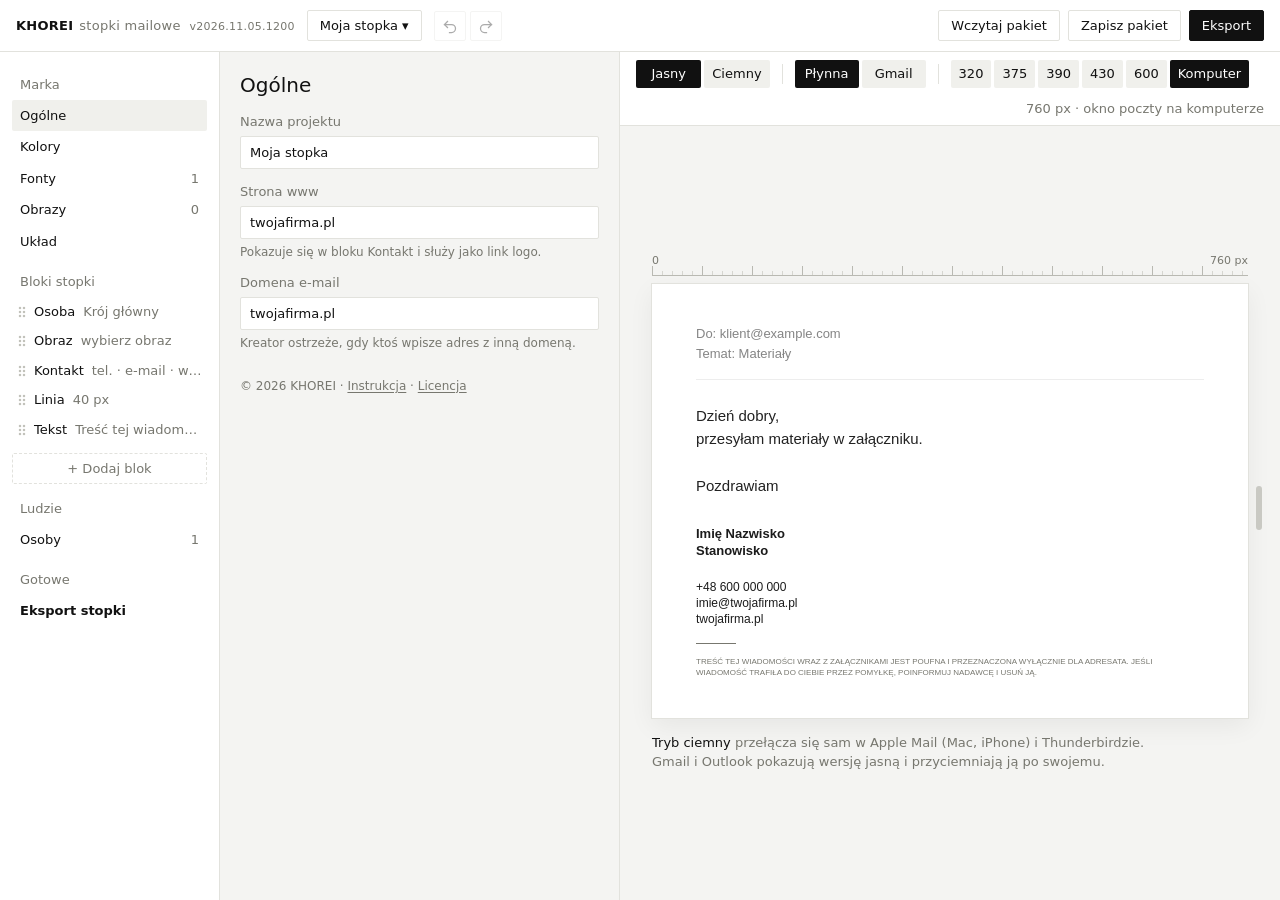
<file: index.html>
<!doctype html>
<!--
  KHOREI — kreator stopek mailowych
  Copyright © 2026 Radosław Prośniak (KHOREI). Warunki: LICENSE.
  Projekty, fonty i obrazki zostają w przeglądarce użytkownika — nic nie trafia na serwer.
-->
<html lang="pl">
<head>
<meta charset="utf-8">
<meta name="viewport" content="width=device-width, initial-scale=1">
<title>KHOREI — kreator stopek mailowych</title>
<meta name="description" content="Zbuduj stopkę mailową w swoim brandingu: fonty, logo, bloki. Działa w Gmailu, Outlooku i Apple Mail, z trybem ciemnym.">
<meta property="og:type" content="website">
<meta property="og:locale" content="pl_PL">
<meta property="og:site_name" content="KHOREI">
<meta property="og:title" content="KHOREI — kreator stopek mailowych">
<meta property="og:description" content="Zbuduj stopkę mailową w swoim brandingu: fonty, logo, bloki. Działa w Gmailu, Outlooku i Apple Mail.">
<meta property="og:url" content="https://piolun-00.github.io/mail-footer-creator/">
<meta property="og:image" content="https://piolun-00.github.io/mail-footer-creator/app/og.png">
<meta property="og:image:width" content="1200">
<meta property="og:image:height" content="630">
<meta name="twitter:card" content="summary_large_image">
<link rel="stylesheet" href="app/styles.css?v=2026.11.05.1200">
<script type="importmap">
{ "imports": { "preact": "./vendor/preact.mjs", "preact/hooks": "./vendor/hooks.mjs", "htm": "./vendor/htm.mjs" } }
</script>
<script src="vendor/jszip.min.js"></script>
<script type="module" src="app/main.js?v=2026.11.05.1200"></script>
</head>
<body>
<div id="app"><div class="loading">Ładuję kreator…</div></div>
<noscript>Kreator wymaga włączonego JavaScriptu.</noscript>
</body>
</html>
</file>
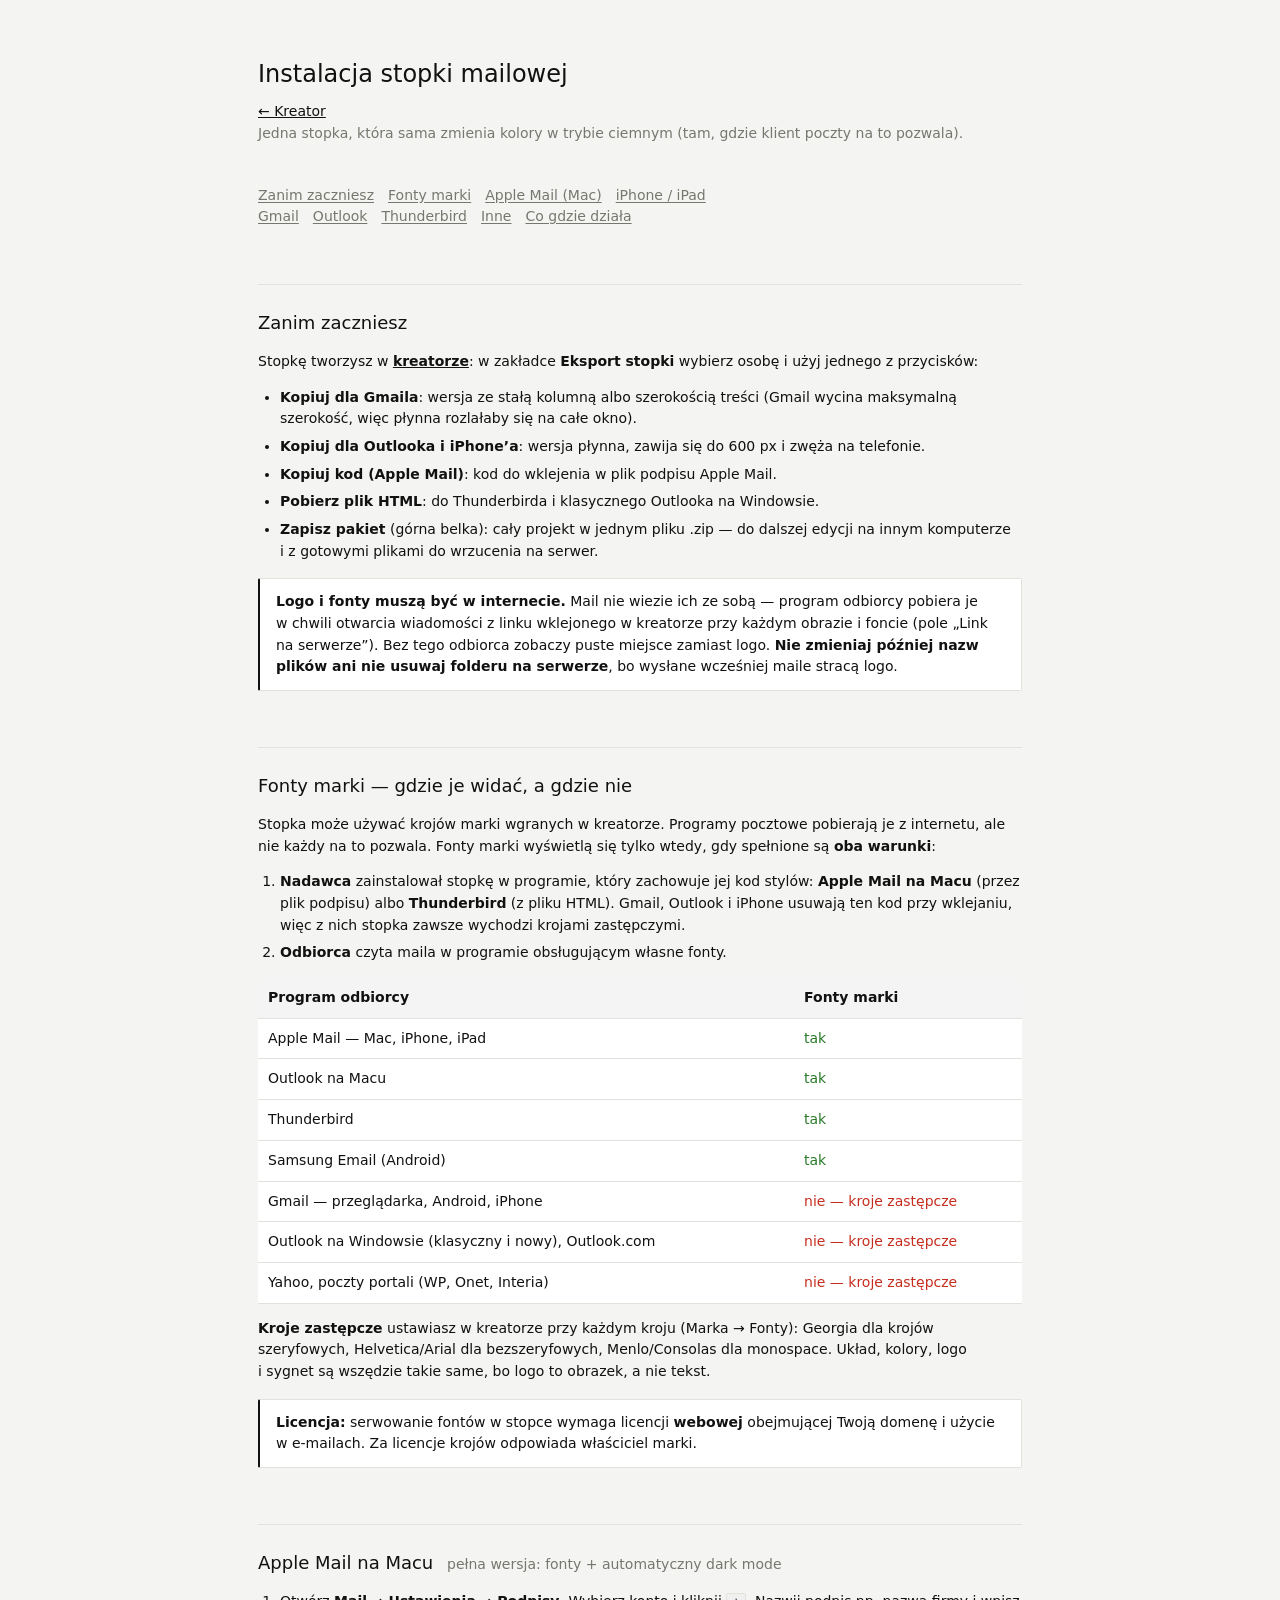
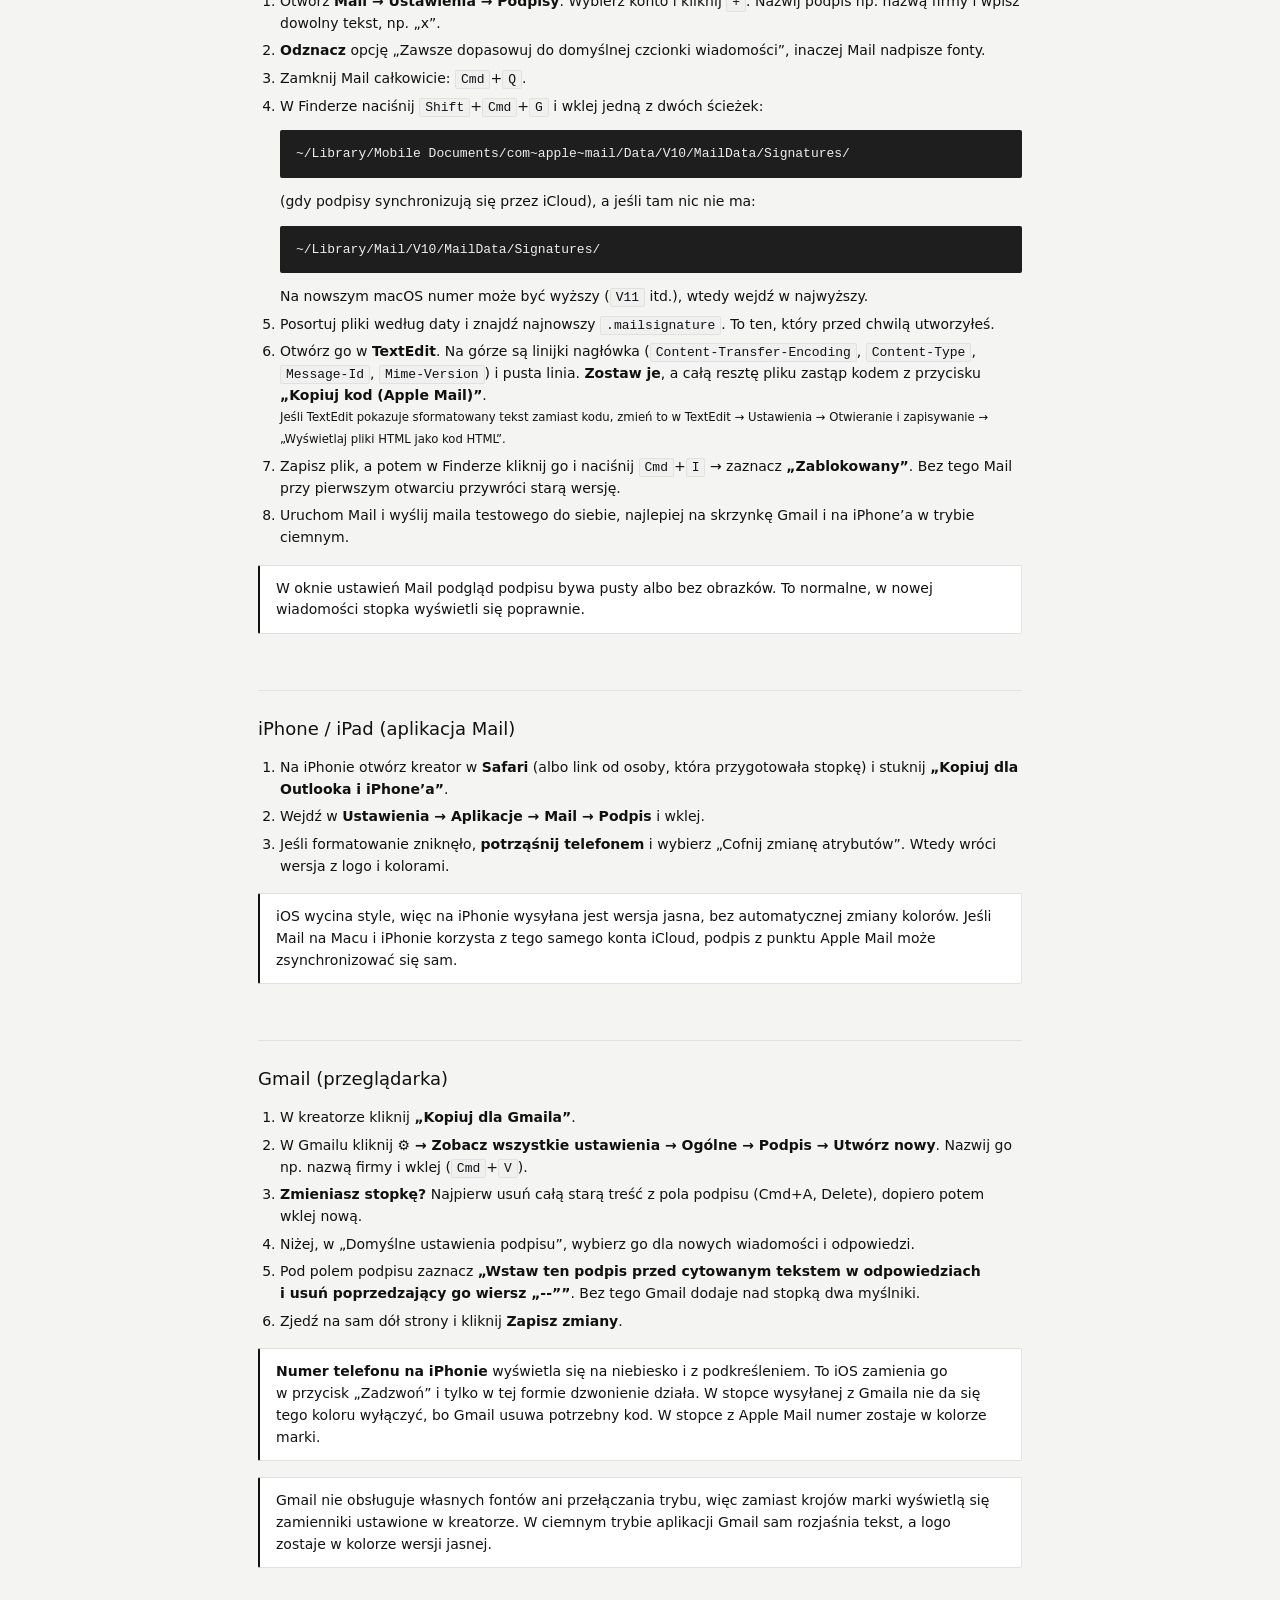
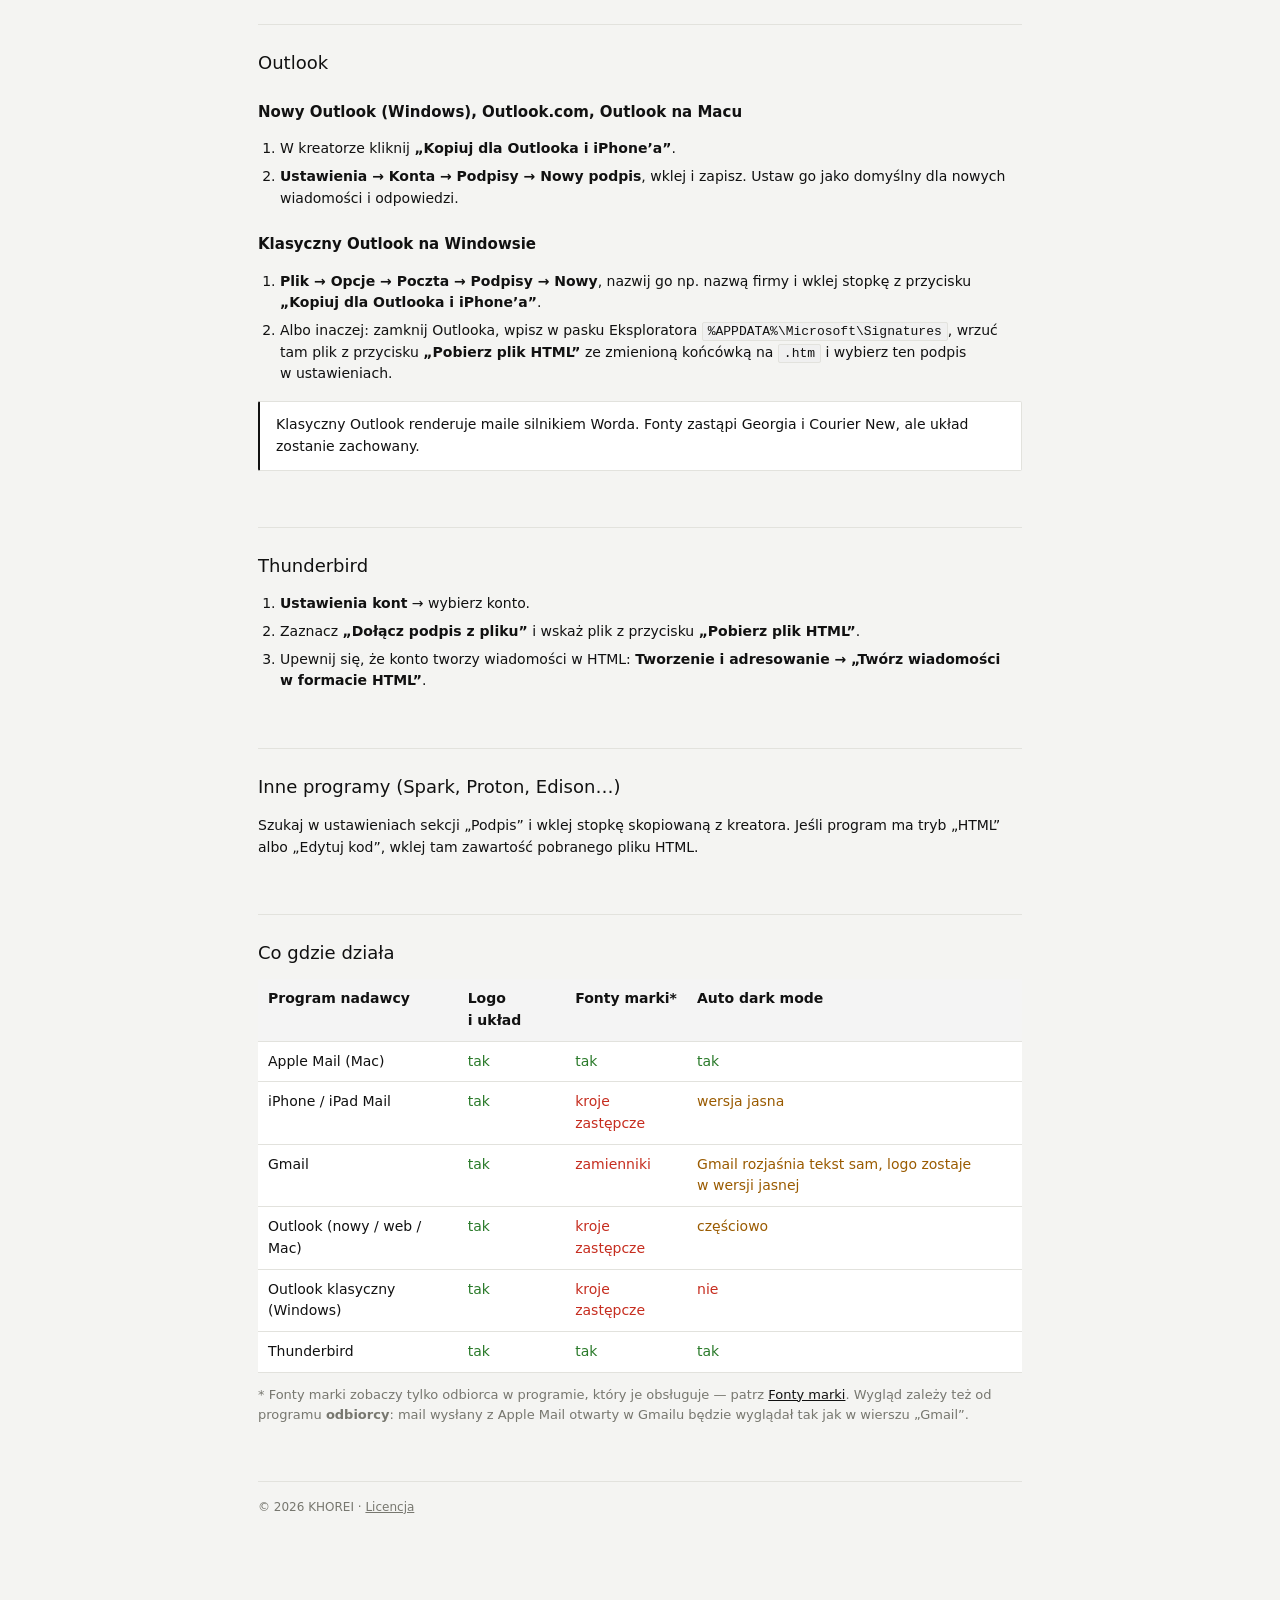
<file: instrukcja.html>
<!DOCTYPE html>
<html lang="pl"><head><meta charset="utf-8">
<meta name="viewport" content="width=device-width,initial-scale=1">
<title>KHOREI&nbsp;— instalacja stopki mailowej</title>
<style>
  :root { --red:#111111; --ink:#111111; --mute:#77776f; --line:#e2e2dd; --ui:"ABC Areal Variable", system-ui, -apple-system, "Helvetica Neue", Arial, sans-serif; }
  * { box-sizing:border-box; }
  body { margin:0; font:500 14px/1.55 var(--ui); color:var(--ink); background:#f4f4f2; -webkit-font-smoothing:antialiased; }
  main { max-width:820px; margin:0 auto; padding:56px 28px 96px; }
  h1 { font-size:24px; font-weight:500; margin:0 0 8px; }
  .lead { color:var(--mute); margin:0 0 40px; }
  h2 { font-size:18px; font-weight:500; margin:56px 0 12px; padding-top:24px; border-top:1px solid var(--line); }
  h2 small { font-weight:400; color:var(--mute); font-size:14px; margin-left:8px; }
  h3 { font-size:15px; margin:24px 0 6px; }
  ol, ul { padding-left:22px; } li { margin:6px 0; }
  code, kbd { font:13px/1.4 Menlo,Consolas,monospace; background:#f0f0f0; border:1px solid var(--line); border-radius:2px; padding:1px 5px; }
  pre { font:13px/1.5 Menlo,Consolas,monospace; background:#1e1e1e; color:#eee; padding:14px 16px; border-radius:2px; overflow:auto; }
  .note { background:#fff; border:1px solid var(--line); border-left:2px solid var(--ink); padding:12px 16px; border-radius:2px; margin:16px 0; }
  table { width:100%; border-collapse:collapse; font-size:14px; background:#fff; }
  th, td { text-align:left; padding:9px 10px; border-bottom:1px solid var(--line); vertical-align:top; }
  th { font-weight:600; background:#f4f4f4; }
  .y { color:#2a7a2a; } .p { color:#9a5b00; } .n { color:#c62d1f; }
  nav a { color:var(--mute); margin-right:14px; white-space:nowrap; text-underline-offset:.15em; } nav a:hover { color:var(--ink); }
</style></head>
<body><main>

<h1>Instalacja stopki mailowej</h1>
<p class="lead"><a href="./" style="color:var(--red)">← Kreator</a><br>Jedna stopka, która sama zmienia kolory w&nbsp;trybie ciemnym (tam, gdzie klient poczty na to pozwala).</p>

<nav>
  <a href="#przed">Zanim zaczniesz</a><a href="#fonty">Fonty marki</a><a href="#apple">Apple&nbsp;Mail (Mac)</a><a href="#ios">iPhone / iPad</a>
  <a href="#gmail">Gmail</a><a href="#outlook">Outlook</a><a href="#thunderbird">Thunderbird</a><a href="#inne">Inne</a><a href="#tabela">Co gdzie działa</a>
</nav>

<h2 id="przed">Zanim zaczniesz</h2>
<p>Stopkę tworzysz w&nbsp;<a href="./" style="color:var(--red)"><b>kreatorze</b></a>: w&nbsp;zakładce <b>Eksport stopki</b> wybierz osobę i&nbsp;użyj jednego z&nbsp;przycisków:</p>
<ul>
  <li><b>Kopiuj dla Gmaila</b>: wersja ze stałą kolumną albo szerokością treści (Gmail wycina maksymalną szerokość, więc płynna rozlałaby się na całe okno).</li>
  <li><b>Kopiuj dla Outlooka i&nbsp;iPhone’a</b>: wersja płynna, zawija się do 600&nbsp;px i&nbsp;zwęża na telefonie.</li>
  <li><b>Kopiuj kod (Apple&nbsp;Mail)</b>: kod do wklejenia w&nbsp;plik podpisu Apple&nbsp;Mail.</li>
  <li><b>Pobierz plik HTML</b>: do Thunderbirda i&nbsp;klasycznego Outlooka na Windowsie.</li>
  <li><b>Zapisz pakiet</b> (górna belka): cały projekt w&nbsp;jednym pliku .zip — do dalszej edycji na innym komputerze i&nbsp;z&nbsp;gotowymi plikami do wrzucenia na serwer.</li>
</ul>
<div class="note"><b>Logo i&nbsp;fonty muszą być w&nbsp;internecie.</b> Mail nie wiezie ich ze sobą — program odbiorcy pobiera je w&nbsp;chwili otwarcia wiadomości z&nbsp;linku wklejonego w&nbsp;kreatorze przy każdym obrazie i&nbsp;foncie (pole „Link na serwerze”). Bez tego odbiorca zobaczy puste miejsce zamiast logo. <b>Nie zmieniaj później nazw plików ani nie usuwaj folderu na serwerze</b>, bo wysłane wcześniej maile stracą logo.</div>

<h2 id="fonty">Fonty marki&nbsp;— gdzie je widać, a&nbsp;gdzie nie</h2>
<p>Stopka może używać krojów marki wgranych w&nbsp;kreatorze. Programy pocztowe pobierają je z&nbsp;internetu, ale nie każdy na to pozwala. Fonty marki wyświetlą się tylko wtedy, gdy spełnione są <b>oba warunki</b>:</p>
<ol>
  <li><b>Nadawca</b> zainstalował stopkę w&nbsp;programie, który zachowuje jej kod stylów: <b>Apple&nbsp;Mail na Macu</b> (przez plik podpisu) albo <b>Thunderbird</b> (z&nbsp;pliku HTML). Gmail, Outlook i&nbsp;iPhone usuwają ten kod przy wklejaniu, więc z&nbsp;nich stopka zawsze wychodzi krojami zastępczymi.</li>
  <li><b>Odbiorca</b> czyta maila w&nbsp;programie obsługującym własne fonty.</li>
</ol>
<table>
  <tr><th>Program odbiorcy</th><th>Fonty marki</th></tr>
  <tr><td>Apple&nbsp;Mail&nbsp;— Mac, iPhone, iPad</td><td class="y">tak</td></tr>
  <tr><td>Outlook&nbsp;na&nbsp;Macu</td><td class="y">tak</td></tr>
  <tr><td>Thunderbird</td><td class="y">tak</td></tr>
  <tr><td>Samsung&nbsp;Email (Android)</td><td class="y">tak</td></tr>
  <tr><td>Gmail&nbsp;— przeglądarka, Android, iPhone</td><td class="n">nie&nbsp;— kroje zastępcze</td></tr>
  <tr><td>Outlook&nbsp;na&nbsp;Windowsie (klasyczny i&nbsp;nowy), Outlook.com</td><td class="n">nie&nbsp;— kroje zastępcze</td></tr>
  <tr><td>Yahoo, poczty portali (WP, Onet, Interia)</td><td class="n">nie&nbsp;— kroje zastępcze</td></tr>
</table>
<p><b>Kroje zastępcze</b> ustawiasz w&nbsp;kreatorze przy każdym kroju (Marka → Fonty): Georgia dla krojów szeryfowych, Helvetica/Arial dla bezszeryfowych, Menlo/Consolas dla monospace. Układ, kolory, logo i&nbsp;sygnet są wszędzie takie same, bo logo to obrazek, a&nbsp;nie tekst.</p>
<div class="note"><b>Licencja:</b> serwowanie fontów w&nbsp;stopce wymaga licencji <b>webowej</b> obejmującej Twoją domenę i&nbsp;użycie w&nbsp;e-mailach. Za licencje krojów odpowiada właściciel marki.</div>

<h2 id="apple">Apple&nbsp;Mail na Macu <small>pełna wersja: fonty + automatyczny dark mode</small></h2>
<ol>
  <li>Otwórz <b>Mail → Ustawienia → Podpisy</b>. Wybierz konto i&nbsp;kliknij <kbd>+</kbd>. Nazwij podpis np. nazwą firmy i&nbsp;wpisz dowolny tekst, np.&nbsp;„x”.</li>
  <li><b>Odznacz</b> opcję „Zawsze dopasowuj do domyślnej czcionki wiadomości”, inaczej Mail nadpisze fonty.</li>
  <li>Zamknij Mail całkowicie: <kbd>Cmd</kbd>+<kbd>Q</kbd>.</li>
  <li>W&nbsp;Finderze naciśnij <kbd>Shift</kbd>+<kbd>Cmd</kbd>+<kbd>G</kbd> i&nbsp;wklej jedną z&nbsp;dwóch ścieżek:
    <pre>~/Library/Mobile Documents/com~apple~mail/Data/V10/MailData/Signatures/</pre>
    (gdy podpisy synchronizują się przez iCloud), a&nbsp;jeśli tam nic nie ma:
    <pre>~/Library/Mail/V10/MailData/Signatures/</pre>
    Na nowszym macOS numer może być wyższy (<code>V11</code> itd.), wtedy wejdź w&nbsp;najwyższy.</li>
  <li>Posortuj pliki według daty i&nbsp;znajdź najnowszy <code>.mailsignature</code>. To ten, który przed chwilą utworzyłeś.</li>
  <li>Otwórz go w&nbsp;<b>TextEdit</b>. Na górze są linijki nagłówka (<code>Content-Transfer-Encoding</code>, <code>Content-Type</code>, <code>Message-Id</code>, <code>Mime-Version</code>) i&nbsp;pusta linia. <b>Zostaw je</b>, a&nbsp;całą resztę pliku zastąp kodem z&nbsp;przycisku <b>„Kopiuj kod (Apple&nbsp;Mail)”</b>.
    <br><small>Jeśli TextEdit pokazuje sformatowany tekst zamiast kodu, zmień to w&nbsp;TextEdit → Ustawienia → Otwieranie i&nbsp;zapisywanie → „Wyświetlaj pliki HTML jako kod HTML”.</small></li>
  <li>Zapisz plik, a&nbsp;potem w&nbsp;Finderze kliknij go i&nbsp;naciśnij <kbd>Cmd</kbd>+<kbd>I</kbd> → zaznacz <b>„Zablokowany”</b>. Bez tego Mail przy pierwszym otwarciu przywróci starą wersję.</li>
  <li>Uruchom Mail i&nbsp;wyślij maila testowego do siebie, najlepiej na skrzynkę Gmail i&nbsp;na iPhone’a&nbsp;w&nbsp;trybie ciemnym.</li>
</ol>
<div class="note">W&nbsp;oknie ustawień Mail podgląd podpisu bywa pusty albo bez obrazków. To normalne, w&nbsp;nowej wiadomości stopka wyświetli się poprawnie.</div>

<h2 id="ios">iPhone / iPad (aplikacja Mail)</h2>
<ol>
  <li>Na iPhonie otwórz kreator w&nbsp;<b>Safari</b> (albo link od osoby, która przygotowała stopkę) i&nbsp;stuknij <b>„Kopiuj dla Outlooka i&nbsp;iPhone’a”</b>.</li>
  <li>Wejdź w&nbsp;<b>Ustawienia → Aplikacje → Mail → Podpis</b> i&nbsp;wklej.</li>
  <li>Jeśli formatowanie zniknęło, <b>potrząśnij telefonem</b> i&nbsp;wybierz „Cofnij zmianę atrybutów”. Wtedy wróci wersja z&nbsp;logo i&nbsp;kolorami.</li>
</ol>
<div class="note">iOS wycina style, więc na iPhonie wysyłana jest wersja jasna, bez automatycznej zmiany kolorów. Jeśli Mail na Macu i&nbsp;iPhonie korzysta z&nbsp;tego samego konta iCloud, podpis z&nbsp;punktu Apple&nbsp;Mail może zsynchronizować się sam.</div>

<h2 id="gmail">Gmail (przeglądarka)</h2>
<ol>
  <li>W&nbsp;kreatorze kliknij <b>„Kopiuj dla Gmaila”</b>.</li>
  <li>W&nbsp;Gmailu kliknij <b>⚙ → Zobacz wszystkie ustawienia → Ogólne → Podpis → Utwórz nowy</b>. Nazwij go np. nazwą firmy i&nbsp;wklej (<kbd>Cmd</kbd>+<kbd>V</kbd>).</li>
  <li><b>Zmieniasz stopkę?</b> Najpierw usuń całą starą treść z&nbsp;pola podpisu (Cmd+A, Delete), dopiero potem wklej nową.</li>
  <li>Niżej, w&nbsp;„Domyślne ustawienia podpisu”, wybierz go dla nowych wiadomości i&nbsp;odpowiedzi.</li>
  <li>Pod polem podpisu zaznacz <b>„Wstaw ten podpis przed cytowanym tekstem w&nbsp;odpowiedziach i&nbsp;usuń poprzedzający go wiersz „--””</b>. Bez tego Gmail dodaje nad stopką dwa myślniki.</li>
  <li>Zjedź na sam dół strony i&nbsp;kliknij <b>Zapisz zmiany</b>.</li>
</ol>
<div class="note"><b>Numer telefonu na iPhonie</b> wyświetla się na niebiesko i&nbsp;z&nbsp;podkreśleniem. To iOS zamienia go w&nbsp;przycisk „Zadzwoń” i&nbsp;tylko w&nbsp;tej formie dzwonienie działa. W&nbsp;stopce wysyłanej z&nbsp;Gmaila nie da się tego koloru wyłączyć, bo Gmail usuwa potrzebny kod. W&nbsp;stopce z&nbsp;Apple&nbsp;Mail numer zostaje w&nbsp;kolorze marki.</div>
<div class="note">Gmail nie obsługuje własnych fontów ani przełączania trybu, więc zamiast krojów marki wyświetlą się zamienniki ustawione w&nbsp;kreatorze. W&nbsp;ciemnym trybie aplikacji Gmail sam rozjaśnia tekst, a&nbsp;logo zostaje w&nbsp;kolorze wersji jasnej.</div>

<h2 id="outlook">Outlook</h2>
<h3>Nowy Outlook (Windows), Outlook.com, Outlook&nbsp;na&nbsp;Macu</h3>
<ol>
  <li>W&nbsp;kreatorze kliknij <b>„Kopiuj dla Outlooka i&nbsp;iPhone’a”</b>.</li>
  <li><b>Ustawienia → Konta → Podpisy → Nowy podpis</b>, wklej i&nbsp;zapisz. Ustaw go jako domyślny dla nowych wiadomości i&nbsp;odpowiedzi.</li>
</ol>
<h3>Klasyczny Outlook&nbsp;na&nbsp;Windowsie</h3>
<ol>
  <li><b>Plik → Opcje → Poczta → Podpisy → Nowy</b>, nazwij go np. nazwą firmy i&nbsp;wklej stopkę z&nbsp;przycisku <b>„Kopiuj dla Outlooka i&nbsp;iPhone’a”</b>.</li>
  <li>Albo inaczej: zamknij Outlooka, wpisz w&nbsp;pasku Eksploratora <code>%APPDATA%\Microsoft\Signatures</code>, wrzuć tam plik z&nbsp;przycisku <b>„Pobierz plik HTML”</b> ze zmienioną końcówką na <code>.htm</code> i&nbsp;wybierz ten podpis w&nbsp;ustawieniach.</li>
</ol>
<div class="note">Klasyczny Outlook renderuje maile silnikiem Worda. Fonty zastąpi Georgia i&nbsp;Courier New, ale układ zostanie zachowany.</div>

<h2 id="thunderbird">Thunderbird</h2>
<ol>
  <li><b>Ustawienia kont</b> → wybierz konto.</li>
  <li>Zaznacz <b>„Dołącz podpis z&nbsp;pliku”</b> i&nbsp;wskaż plik z&nbsp;przycisku <b>„Pobierz plik HTML”</b>.</li>
  <li>Upewnij się, że konto tworzy wiadomości w&nbsp;HTML: <b>Tworzenie i&nbsp;adresowanie → „Twórz wiadomości w&nbsp;formacie HTML”</b>.</li>
</ol>

<h2 id="inne">Inne programy (Spark, Proton, Edison…)</h2>
<p>Szukaj w&nbsp;ustawieniach sekcji „Podpis” i&nbsp;wklej stopkę skopiowaną z&nbsp;kreatora. Jeśli program ma tryb „HTML” albo „Edytuj kod”, wklej tam zawartość pobranego pliku HTML.</p>

<h2 id="tabela">Co gdzie działa</h2>
<table>
  <tr><th>Program nadawcy</th><th>Logo i&nbsp;układ</th><th>Fonty marki*</th><th>Auto dark mode</th></tr>
  <tr><td>Apple&nbsp;Mail (Mac)</td><td class="y">tak</td><td class="y">tak</td><td class="y">tak</td></tr>
  <tr><td>iPhone / iPad Mail</td><td class="y">tak</td><td class="n">kroje zastępcze</td><td class="p">wersja jasna</td></tr>
  <tr><td>Gmail</td><td class="y">tak</td><td class="n">zamienniki</td><td class="p">Gmail rozjaśnia tekst sam, logo zostaje w&nbsp;wersji jasnej</td></tr>
  <tr><td>Outlook (nowy / web / Mac)</td><td class="y">tak</td><td class="n">kroje zastępcze</td><td class="p">częściowo</td></tr>
  <tr><td>Outlook klasyczny (Windows)</td><td class="y">tak</td><td class="n">kroje zastępcze</td><td class="n">nie</td></tr>
  <tr><td>Thunderbird</td><td class="y">tak</td><td class="y">tak</td><td class="y">tak</td></tr>
</table>
<p style="color:var(--mute);font-size:13px;margin-top:12px">* Fonty marki zobaczy tylko odbiorca w&nbsp;programie, który je obsługuje&nbsp;— patrz <a href="#fonty" style="color:var(--ink)">Fonty marki</a>. Wygląd zależy też od programu <b>odbiorcy</b>: mail wysłany z&nbsp;Apple&nbsp;Mail otwarty w&nbsp;Gmailu będzie wyglądał tak jak w&nbsp;wierszu „Gmail”.</p>

<p style="color:var(--mute);font-size:12px;margin-top:56px;padding-top:16px;border-top:1px solid var(--line)">© 2026 KHOREI · <a href="https://github.com/piolun-00/mail-footer-creator/blob/main/LICENSE" style="color:var(--mute)">Licencja</a></p>
</main></body></html>
</file>
<file: app/styles.css>
/* KHOREI — kreator stopek mailowych. Narzędzie robocze: monochromatyczne, żeby nie konkurowało ze stopką. */
:root {
  --bg:#f4f4f2; --panel:#ffffff; --fg:#111111; --muted:#77776f; --line:#e2e2dd; --soft:#f0f0ec; --on:#111111; --on-fg:#ffffff;
  --warn:#9a5b00; --danger:#c62d1f; --ok:#2a7a2a;
  --ui:"ABC Areal Variable", system-ui, -apple-system, "Helvetica Neue", Arial, sans-serif;
  color-scheme:light;
}
* { box-sizing:border-box; }
html, body { height:100%; margin:0; }
body { background:var(--bg); color:var(--fg); font:500 13px/1.35 var(--ui); -webkit-font-smoothing:antialiased; }
button, input, select, textarea { font:inherit; color:inherit; }
button { cursor:pointer; }
button:disabled { opacity:.35; cursor:default; }
.loading { padding:40px; color:var(--muted); }
code { font:12px/1.4 Menlo, Consolas, monospace; background:var(--soft); padding:1px 4px; border-radius:2px; word-break:break-all; }
kbd { font:inherit; font-size:12px; padding:1px 5px; border:1px solid var(--line); border-radius:2px; background:var(--soft); }
.ico { display:block; flex:none; }

/* --- układ: belka · nawigacja · panel · podgląd --- */
.app { height:100vh; overflow:hidden; display:grid; grid-template-columns:220px 400px minmax(0,1fr); grid-template-rows:52px minmax(0,1fr); grid-template-areas:"top top top" "nav panel preview"; }
.top { grid-area:top; display:flex; align-items:center; gap:12px; padding:0 16px; background:var(--panel); border-bottom:1px solid var(--line); }
.top__brand { font-weight:700; letter-spacing:.02em; white-space:nowrap; }
.top__brand span { font-weight:500; color:var(--muted); margin-left:6px; }
.top__project { position:relative; }
.top__history { display:flex; gap:4px; }
.top__history .btn { padding:6px 7px; }
.top__status { flex:1; color:var(--muted); white-space:nowrap; overflow:hidden; text-overflow:ellipsis; }
.top__actions { display:flex; gap:8px; }

.btn { display:inline-flex; align-items:center; justify-content:space-between; gap:10px; border:1px solid var(--line); background:var(--panel); border-radius:2px; padding:6px 12px; white-space:nowrap; text-decoration:none; color:var(--fg); }
.btn:hover:not(:disabled) { border-color:var(--fg); }
.btn.is--primary { background:var(--on); color:var(--on-fg); border-color:var(--on); }
.btn.is--ghost { background:transparent; }
.btn.is--small { padding:4px 9px; font-size:12px; }
.btn.is--wide { width:100%; padding:10px 12px; }
.btn small { color:var(--muted); font-size:12px; }
.btn.is--primary small { color:rgba(255,255,255,.6); }
.btn.is--add { width:100%; justify-content:center; border-style:dashed; color:var(--muted); }
.btn.is--add:hover { color:var(--fg); }
.link { color:var(--muted); text-decoration:underline; text-underline-offset:.15em; cursor:pointer; }
.link:hover { color:var(--fg); }

.menu { position:absolute; top:calc(100% + 6px); left:0; z-index:20; min-width:280px; background:var(--panel); border:1px solid var(--line); box-shadow:0 8px 24px rgba(0,0,0,.08); padding:8px; display:grid; gap:2px; }
.menu__label { color:var(--muted); padding:4px 8px; }
.menu button { text-align:left; border:0; background:none; padding:7px 8px; border-radius:2px; display:flex; justify-content:space-between; gap:12px; }
.menu button:hover, .menu button.is--on { background:var(--soft); }
.menu small { color:var(--muted); }
.menu .is--danger { color:var(--danger); }
.menu hr { border:0; border-top:1px solid var(--line); width:100%; margin:4px 0; }

/* --- nawigacja --- */
.nav { grid-area:nav; overflow:auto; background:var(--panel); border-right:1px solid var(--line); padding:8px 12px 24px; }
.nav > button { width:100%; text-align:left; border:0; background:none; padding:7px 8px; border-radius:2px; display:flex; justify-content:space-between; }
.nav > button em, .nav li em { font-style:normal; color:var(--muted); }
.nav > button.is--on, .nav li.is--on { background:var(--soft); }
.nav__label { display:block; color:var(--muted); padding:16px 8px 6px; }
.nav ol { list-style:none; margin:0; padding:0; }
.nav li { display:flex; align-items:center; border-radius:2px; cursor:grab; }
.nav li.is--over { box-shadow:0 -2px 0 var(--fg); }
.nav li.is--hidden > button { opacity:.4; }
.nav li > button { flex:1; min-width:0; text-align:left; border:0; background:none; padding:6px 4px; display:flex; gap:8px; white-space:nowrap; overflow:hidden; }
.nav li > button em { overflow:hidden; text-overflow:ellipsis; min-width:0; }
.nav__grip { color:#c2c2bb; padding-left:2px; }
.nav__grip .ico path { stroke-width:2.2; }
.nav__tools { display:none; }
.nav li:hover .nav__tools { display:flex; }
.nav__tools button, .card__tools button { border:0; background:none; color:var(--muted); padding:4px; display:inline-grid; place-items:center; border-radius:2px; }
.nav__tools button:hover:not(:disabled), .card__tools button:hover { background:var(--soft); color:var(--fg); }
.nav__add { position:relative; margin-top:8px; }
.nav__add .menu { left:0; right:0; min-width:0; }
.nav__add .menu button { flex-direction:column; gap:1px; }
.nav__export { font-weight:700; }

/* --- panel z formularzami --- */
.panel { grid-area:panel; overflow:auto; border-right:1px solid var(--line); }
.panel__inner { padding:20px; display:grid; gap:14px; grid-template-columns:minmax(0,1fr); }
.panel__head { display:flex; align-items:center; justify-content:space-between; gap:8px; }
.h { font-size:20px; font-weight:500; margin:0; }
.card__tools { display:flex; }

.f { display:grid; gap:5px; min-width:0; }
.f__label { color:var(--muted); white-space:nowrap; overflow:hidden; text-overflow:ellipsis; }
.f__hint { color:var(--muted); font-size:12px; font-weight:400; }
.f__warn { color:var(--warn); font-size:12px; }
.f input[type=text], .f input[type=number], .f select, .f textarea { width:100%; border:1px solid var(--line); background:var(--panel); border-radius:2px; padding:7px 9px; }
.f input.is--warn { border-color:#d9a24a; }
.f textarea { resize:vertical; line-height:1.45; }
.f input:focus, .f select:focus, .f textarea:focus { outline:2px solid var(--fg); outline-offset:-1px; }
.f select, select.mini { appearance:none; -webkit-appearance:none; padding-right:32px; cursor:pointer;
  background:var(--panel) url("data:image/svg+xml,%3Csvg xmlns='http://www.w3.org/2000/svg' width='16' height='16' viewBox='0 0 16 16' fill='none'%3E%3Cpath d='M4 6.25L8 10.25L12 6.25' stroke='%2377776f' stroke-width='1.25' stroke-linecap='square'/%3E%3C/svg%3E") no-repeat right 10px center / 16px; }
select.mini { border:1px solid var(--line); border-radius:2px; padding:4px 28px 4px 8px; }
.num { display:flex; align-items:center; border:1px solid var(--line); border-radius:2px; background:var(--panel); }
.num input { border:0 !important; outline-offset:-2px; }
.num span { color:var(--muted); padding-right:9px; }
.color { display:flex; gap:6px; }
.color input[type=color] { width:38px; height:34px; padding:2px; border:1px solid var(--line); background:var(--panel); border-radius:2px; flex:none; }
.grid2 { display:grid; grid-template-columns:minmax(0,1fr) minmax(0,1fr); gap:10px; align-items:start; }
.grid3 { display:grid; grid-template-columns:repeat(3,minmax(0,1fr)); gap:10px; align-items:start; }
.checks { display:grid; grid-template-columns:1fr 1fr; gap:6px 12px; }
.check { display:flex; align-items:flex-start; gap:8px; cursor:pointer; }
.check > input { flex:none; width:14px; height:14px; margin:calc((1lh - 14px) / 2) 0 0; accent-color:var(--fg); }
.check small { display:block; color:var(--muted); font-size:12px; font-weight:400; margin-top:2px; }
.note { color:var(--muted); margin:0; font-weight:400; line-height:1.45; text-wrap:pretty; }
.note b { color:var(--fg); font-weight:500; }
.foot { font-size:12px; margin-top:12px; }

.card { border:1px solid var(--line); background:var(--panel); border-radius:2px; min-width:0; }
.card__head { display:flex; align-items:center; justify-content:space-between; gap:8px; padding:7px 8px 7px 12px; border-bottom:1px solid var(--line); min-height:38px; }
.card__head > span:first-child:not(.card__tools) { min-width:0; overflow:hidden; text-overflow:ellipsis; white-space:nowrap; }
.card__body { padding:12px; display:grid; gap:12px; grid-template-columns:minmax(0,1fr); }
.sub { display:grid; gap:10px; padding:12px; background:var(--soft); border-radius:2px; }
.sub__title { font-weight:500; }
.sub__head { display:flex; align-items:center; justify-content:space-between; gap:8px; }

.file { display:flex; align-items:center; gap:8px; }
.file__name { flex:1; min-width:0; overflow:hidden; text-overflow:ellipsis; white-space:nowrap; color:var(--muted); }
.thumbs { display:grid; grid-template-columns:1fr 1fr; gap:10px; }
.thumbs figure { margin:0; display:grid; gap:5px; }
.thumbs figcaption { color:var(--muted); font-size:12px; display:flex; align-items:center; gap:6px; }
.thumb { height:72px; display:grid; place-items:center; padding:10px; border:1px solid var(--line); border-radius:2px; overflow:hidden; }
.thumb img { max-width:100%; max-height:52px; object-fit:contain; }
.thumb span { color:var(--muted); }
.thumb.is--light { background:#fff repeating-conic-gradient(#f0f0ec 0 25%, transparent 0 50%) 0 0 / 12px 12px; }
.thumb.is--dark { background:#1e1e1e; color:#888; }
.files { list-style:none; margin:0; padding:0; display:grid; gap:4px; }
.files li { display:flex; justify-content:space-between; gap:8px; }
.files em { font-style:normal; color:var(--muted); white-space:nowrap; }
.files em.ok { color:var(--ok); } .files em.bad { color:var(--danger); }
details.more summary, details.why summary { cursor:pointer; color:var(--muted); }
details.more[open] { display:grid; gap:10px; }
details.why { background:var(--soft); border-radius:2px; padding:10px 12px; font-weight:400; line-height:1.5; }
details.why summary { color:var(--fg); font-weight:500; }
details.why p { margin:8px 0 0; color:#3a3a36; text-wrap:pretty; }
details.why ol { margin:8px 0 0; padding-left:20px; display:grid; gap:6px; color:#3a3a36; }
.warnbox { border:1px solid #e3c48f; background:#fdf7ec; border-radius:2px; padding:10px 12px; display:grid; gap:6px; color:var(--warn); }
.warnbox p { margin:0; }
.warnbox details.why { background:#fff; }
.actions { display:grid; gap:6px; }
.guide { border-color:var(--fg); }
.guide ol { margin:0; padding-left:20px; display:grid; gap:7px; font-weight:400; line-height:1.45; }

/* --- przełączniki --- */
.presets { display:flex; gap:3px; flex-wrap:wrap; }
.presets button { border:0; background:var(--soft); padding:5px 8px; border-radius:2px; font-variant-numeric:tabular-nums; }
.presets button:hover { background:#e6e6e1; }
.presets button[aria-pressed=true] { background:var(--on); color:var(--on-fg); }
.presets.is--equal { display:inline-grid; grid-auto-flow:column; grid-auto-columns:1fr; }
.presets.is--equal button { text-align:center; min-width:64px; }

/* --- podgląd --- */
.preview { grid-area:preview; display:flex; flex-direction:column; min-width:0; min-height:0; }
.preview__bar { display:flex; align-items:center; gap:12px; padding:8px 16px; border-bottom:1px solid var(--line); background:var(--panel); flex-wrap:wrap; }
.preview__bar .sep { width:1px; height:20px; background:var(--line); }
.preview__info { color:var(--muted); margin-left:auto; white-space:nowrap; }
.preview__stage { flex:1; overflow:auto; padding:32px; display:flex; flex-direction:column; }
/* margin:auto w kolumnie flex = środek w pionie i poziomie, a przy wysokiej stopce zwykłe przewijanie (bez ucinania góry) */
.frame { position:relative; width:760px; max-width:100%; margin:auto; flex:none; transition:width .2s ease; }
.frame.is--drag { transition:none; }
.ruler { position:relative; height:22px; margin-bottom:8px; color:var(--muted); font-size:11px; font-variant-numeric:tabular-nums;
  background:repeating-linear-gradient(to right,#b9b9b2 0 1px,transparent 1px 50px) left bottom / 100% 9px no-repeat,
             repeating-linear-gradient(to right,#d6d6d0 0 1px,transparent 1px 10px) left bottom / 100% 4px no-repeat;
  border-bottom:1px solid #b9b9b2; }
.ruler span { position:absolute; top:0; } .ruler .r0 { left:0; } .ruler .rw { right:0; }
.handle { position:absolute; top:30px; bottom:40px; right:-22px; width:22px; display:flex; align-items:center; justify-content:center; cursor:ew-resize; touch-action:none; }
.handle::before { content:""; width:6px; height:44px; border-radius:3px; background:#c9c9c3; transition:background .15s, height .15s; }
.handle:hover::before, .frame.is--drag .handle::before { background:var(--fg); height:56px; }
.mail { background:#fff; color:#222; padding:40px 44px; box-shadow:0 0 0 1px var(--line), 0 8px 24px rgba(0,0,0,.06); transition:background .2s, color .2s; overflow-x:auto; }
.mail.sim-dark { background:#1e1e1e; color:#eee; }
.mail__meta { font:400 13px/1.5 -apple-system, BlinkMacSystemFont, sans-serif; opacity:.55; padding-bottom:16px; margin-bottom:24px; border-bottom:1px solid rgba(127,127,127,.25); }
.mail__body { font:400 15px/1.55 -apple-system, BlinkMacSystemFont, sans-serif; margin-bottom:28px; }
.frame.is--phone .mail { padding:20px 16px; }
.frame.is--phone .mail__body { font-size:16px; }
.note--balance span { display:block; text-wrap:balance; }
.mail .hs-txt a { text-decoration:none; }

#clip { position:fixed; left:-10000px; top:0; background:#fff; }
.toast { position:fixed; left:50%; bottom:24px; transform:translate(-50%,16px); opacity:0; background:var(--on); color:var(--on-fg); padding:9px 14px; border-radius:2px; transition:all .2s; pointer-events:none; max-width:90vw; z-index:50; }
.toast.show { opacity:1; transform:translate(-50%,0); }

@media (max-width:1100px) {
  .app { height:auto; min-height:100vh; overflow:visible; grid-template-columns:200px minmax(0,1fr); grid-template-rows:52px auto auto; grid-template-areas:"top top" "nav panel" "preview preview"; }
  .preview { min-height:80vh; border-top:1px solid var(--line); }
}
@media (max-width:700px) {
  .app { grid-template-columns:1fr; grid-template-areas:"top" "nav" "panel" "preview"; grid-template-rows:auto auto auto auto; }
  .top { flex-wrap:wrap; padding:8px 12px; height:auto; }
  .top__status { display:none; }
  .nav { border-right:0; border-bottom:1px solid var(--line); max-height:none; }
  .panel { border-right:0; }
  .preview__stage { padding:16px; }
  .handle { display:none; }
  .mail { padding:24px 20px; }
}

/* --- kroki przy plikach: 1 wgraj · 2 pobierz · 3 link --- */
.step { display:grid; grid-template-columns:20px minmax(0,1fr); gap:8px; align-items:start; }
.step__n { width:20px; height:20px; border-radius:50%; background:var(--fg); color:var(--on-fg); font-size:11px; display:grid; place-items:center; margin-top:1px; font-variant-numeric:tabular-nums; }
.step__b { display:flex; align-items:center; gap:8px; flex-wrap:wrap; min-width:0; }
.step__b > .f { flex:1; }
.asset { display:grid; grid-template-columns:96px minmax(0,1fr); gap:12px; align-items:center; }
.asset .thumb { height:64px; padding:8px; }
.asset__b { display:grid; gap:8px; min-width:0; }
.sub .card__body, .sub .thumb.is--light { background-color:#fff; }
.linkst { font-size:12px; color:var(--muted); }
.linkst.is--ok { color:var(--ok); }
.linkst.is--bad { color:var(--warn); }

/* --- zwijane panele (jak w edytorze brandmanuala: −/+ przed tytułem) --- */
.card__title { flex:1; min-width:0; display:flex; align-items:baseline; gap:8px; border:0; background:none; padding:2px 0; text-align:left; }
.card__chev { width:10px; color:var(--muted); flex:none; font-variant-numeric:tabular-nums; }
.card__title .card__name { min-width:0; overflow:hidden; text-overflow:ellipsis; white-space:nowrap; }
.card.is--closed > .card__head { border-bottom:0; }
.sub { padding:0; gap:0; }
.sub > .sub__head { padding:10px 12px; }
.sub > .sub__head .card__title { font-weight:500; }
.sub__body { display:grid; gap:12px; padding:0 12px 12px; grid-template-columns:minmax(0,1fr); }

/* --- numer kroku: indeks górny, szary, monospace --- */
.idx { font:10px/1 Menlo, Consolas, monospace; color:var(--muted); margin-left:2px; vertical-align:super; font-weight:400; }
.dl { display:flex; align-items:center; gap:8px; min-width:0; }
.dl__name { min-width:0; overflow:hidden; text-overflow:ellipsis; white-space:nowrap; word-break:normal; background:none; padding:0; color:var(--muted); }
.asset { align-items:start; }
.asset .f { gap:4px; }

/* --- pasek „jest nowa wersja” --- */
.app.has--banner { grid-template-rows:auto 52px minmax(0,1fr); grid-template-areas:"banner banner banner" "top top top" "nav panel preview"; }
.banner { grid-area:banner; display:flex; align-items:center; gap:12px; padding:8px 16px; background:var(--on); color:var(--on-fg); }
.banner .btn { margin-left:auto; background:var(--on-fg); color:var(--on); border-color:var(--on-fg); }
.top__brand small { font-weight:500; color:var(--muted); font-size:11px; margin-left:4px; font-variant-numeric:tabular-nums; }
@media (max-width:1100px) { .app.has--banner { grid-template-rows:auto 52px auto auto; grid-template-areas:"banner banner" "top top" "nav panel" "preview preview"; } }
@media (max-width:700px) { .app.has--banner { grid-template-areas:"banner" "top" "nav" "panel" "preview"; grid-template-rows:auto auto auto auto auto; } }
</file>
